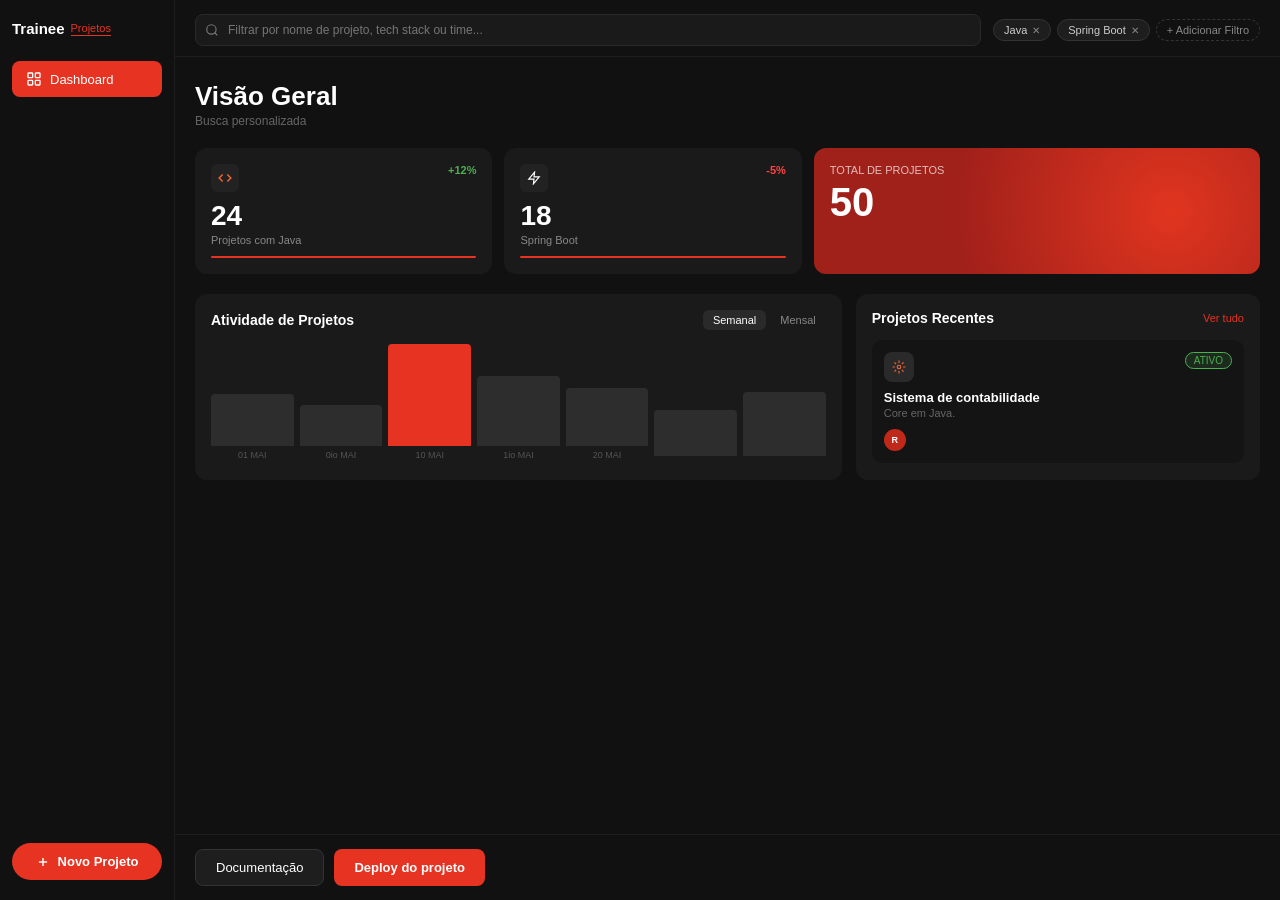
<file: docs/jose/index.html>
<!DOCTYPE html>
<html lang="pt-BR">
<head>
  <meta charset="UTF-8" />
  <meta name="viewport" content="width=device-width, initial-scale=1.0" />
  <title>Trainee — Entrega Individual</title>
  <link rel="stylesheet" href="/docs/jose/style.css" />
</head>
<body>

  <div class="painelPrincipal">
    <aside class="barreLateral">
      <div class="logoTopo">
        <span class="logoNome">Trainee</span>
        <span class="logoAba">Projetos</span>
      </div>
      <nav class="navLateral">
        <div class="itemNavAtivo">
          <svg class="iconeNav" viewBox="0 0 24 24" fill="none" stroke="currentColor" stroke-width="2">
            <rect x="3" y="3" width="7" height="7" rx="1"/>
            <rect x="14" y="3" width="7" height="7" rx="1"/>
            <rect x="3" y="14" width="7" height="7" rx="1"/>
            <rect x="14" y="14" width="7" height="7" rx="1"/>
          </svg>
          Dashboard
        </div>
      </nav>

      <button class="botaoNovoProjeto">
        <svg viewBox="0 0 24 24" fill="none" stroke="currentColor" stroke-width="2.5" width="14" height="14">
          <line x1="12" y1="5" x2="12" y2="19"/>
          <line x1="5" y1="12" x2="19" y2="12"/>
        </svg>
        Novo Projeto
      </button>

    </aside>

    <main class="areaPrincipal">

      <header class="barraSuperior">
        <div class="campoBusca">
          <svg class="iconeBusca" viewBox="0 0 24 24" fill="none" stroke="currentColor" stroke-width="2">
            <circle cx="11" cy="11" r="8"/>
            <line x1="21" y1="21" x2="16.65" y2="16.65"/>
          </svg>
          <input
            class="inputBusca"
            type="text"
            placeholder="Filtrar por nome de projeto, tech stack ou time..."
          />
        </div>

        <div class="grupoFiltros">
          <span class="tagFiltro">Java <span class="tagFechar">✕</span></span>
          <span class="tagFiltro">Spring Boot <span class="tagFechar">✕</span></span>
          <span class="botaoAdicionarFiltro">+ Adicionar Filtro</span>
        </div>

      </header>

      <section class="conteudoPagina">

        <h1 class="tituloPagina">Visão Geral</h1>
        <p class="subtituloPagina">Busca personalizada</p>

        <div class="gradeEstatisticas">

          <div class="cartaoEstatistica">
            <div class="iconeCartao">
              <svg width="14" height="14" viewBox="0 0 24 24" fill="none" stroke="#e63" stroke-width="2.5">
                <polyline points="16 18 22 12 16 6"/>
                <polyline points="8 6 2 12 8 18"/>
              </svg>
            </div>
            <span class="deltaPositivo">+12%</span>
            <div class="numeroEstatistica">24</div>
            <div class="rotuloEstatistica">Projetos com Java</div>
            <div class="barraDestaque"></div>
          </div>

          <div class="cartaoEstatistica">
            <div class="iconeCartao iconeCartaoRaio">
              <svg width="14" height="14" viewBox="0 0 24 24" fill="none" stroke="#fff" stroke-width="2">
                <polygon points="13 2 3 14 12 14 11 22 21 10 12 10 13 2"/>
              </svg>
            </div>
            <span class="deltaNegativo">-5%</span>
            <div class="numeroEstatistica">18</div>
            <div class="rotuloEstatistica">Spring Boot</div>
            <div class="barraDestaque"></div>
          </div>

          <div class="cartaoEstatistica cartaoVermelho">
            <div class="rotuloTotalProjetos">TOTAL DE PROJETOS</div>
            <div class="numeroTotalProjetos">50</div>
          </div>

        </div>

        <div class="linhaInferior">

          <div class="cartaoGrafico">
            <div class="cabecalhoGrafico">
              <span class="tituloGrafico">Atividade de Projetos</span>
              <div class="grupoAlternar">
                <button class="botaoAlternar botaoAlternarAtivo">Semanal</button>
                <button class="botaoAlternar">Mensal</button>
              </div>
            </div>

            <div class="areaGrafico">
              <div class="colunaGrafico"><div class="barra" style="height:45%"></div><span class="rotuloData">01 MAI</span></div>
              <div class="colunaGrafico"><div class="barra" style="height:35%"></div><span class="rotuloData">0io MAI</span></div>
              <div class="colunaGrafico"><div class="barra barraDestacada" style="height:90%"></div><span class="rotuloData">10 MAI</span></div>
              <div class="colunaGrafico"><div class="barra" style="height:60%"></div><span class="rotuloData">1io MAI</span></div>
              <div class="colunaGrafico"><div class="barra" style="height:50%"></div><span class="rotuloData">20 MAI</span></div>
              <div class="colunaGrafico"><div class="barra" style="height:40%"></div><span class="rotuloData"></span></div>
              <div class="colunaGrafico"><div class="barra" style="height:55%"></div><span class="rotuloData"></span></div>
            </div>
          </div>

          <div class="cartaoProjetosRecentes">
            <div class="cabecalhoRecentes">
              <span class="tituloRecentes">Projetos Recentes</span>
              <span class="linkVerTudo">Ver tudo</span>
            </div>

            <div class="itemProjeto">
              <div class="topoItemProjeto">
                <div class="avatarProjeto">
                  <svg width="14" height="14" viewBox="0 0 24 24" fill="none" stroke="#e63" stroke-width="2">
                    <circle cx="12" cy="12" r="3"/>
                    <path d="M12 1v4M12 19v4M4.22 4.22l2.83 2.83M16.95 16.95l2.83 2.83M1 12h4M19 12h4M4.22 19.78l2.83-2.83M16.95 7.05l2.83-2.83"/>
                  </svg>
                </div>
                <span class="badgeAtivo">ATIVO</span>
              </div>
              <div class="nomeProjeto">Sistema de contabilidade</div>
              <div class="descricaoProjeto">Core em Java.</div>
              <div class="membrosProjeto">
                <div class="avatarMembro">R</div>
              </div>
            </div>

          </div>

        </div>
      </section>

      <footer class="rodapePainel">
        <button class="botaoSecundario">Documentação</button>
        <button class="botaoPrimario">Deploy do projeto</button>
      </footer>

    </main>
  </div>

</body>
</html>
</file>
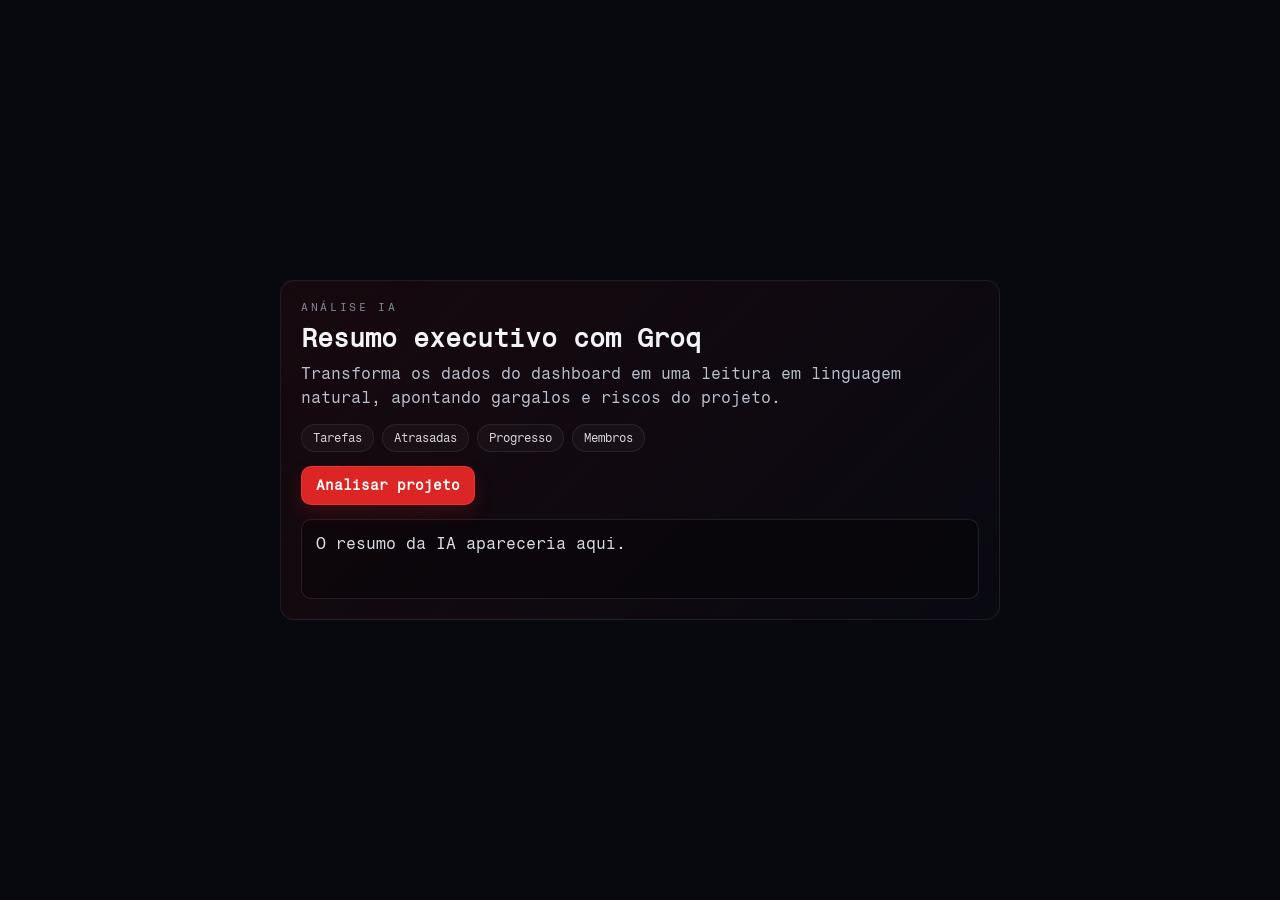
<file: docs/lucas_delmiro/index.html>
<!DOCTYPE html>
<html lang="pt-BR">
<head>
	<meta charset="UTF-8">
	<meta name="viewport" content="width=device-width, initial-scale=1.0">
	<title>Lucas Delmiro - Card IA</title>
	<link href="https://fonts.googleapis.com/css2?family=Fragment+Mono&display=swap" rel="stylesheet">
	<link rel="stylesheet" href="style.css">
</head>
<body>
	<main class="page">
		<section class="ai-panel">
			<p class="label">Análise IA</p>
			<h1>Resumo executivo com Groq</h1>
			<p class="description">
				Transforma os dados do dashboard em uma leitura em linguagem natural,
				apontando gargalos e riscos do projeto.
			</p>

			<div class="chips">
				<span>Tarefas</span>
				<span>Atrasadas</span>
				<span>Progresso</span>
				<span>Membros</span>
			</div>

			<!-- Botão sem JS nesta entrega individual — a integração real fica em ai.js e dashboard.js na entrega em grupo -->
			<button class="btn" type="button">Analisar projeto</button>

			<div class="output">
				O resumo da IA apareceria aqui.
			</div>
		</section>
	</main>
</body>
</html>
</file>
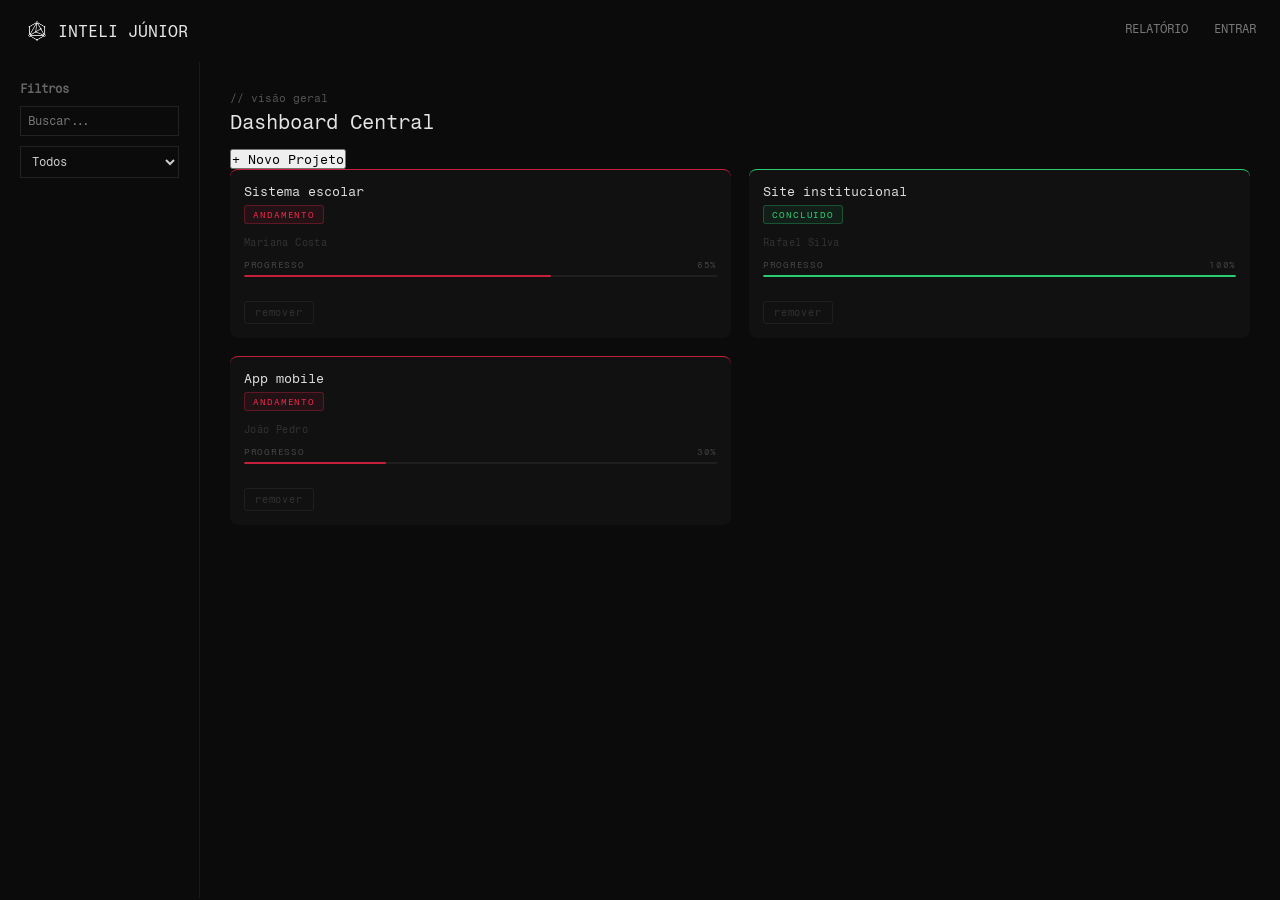
<file: docs/pablo_marchina/index.html>
<!DOCTYPE html>
<html lang="pt-BR">
<head>
  <meta charset="UTF-8">
  <title>Dashboard</title>

  <link href="https://fonts.googleapis.com/css2?family=Fragment+Mono&display=swap" rel="stylesheet">
  <link rel="stylesheet" href="style.css">
</head>
<body>

<!-- Barra no topo da tela -->
<header class="navbar">
  <div class="logo">
    <img src="logo.png" alt="Inteli Júnior">
    <span>INTELI JÚNIOR</span>
  </div>

  <nav>
    <a href="#">RELATÓRIO</a>
    <a href="#">ENTRAR</a>
  </nav>
</header>

<div class="layout">

  <!-- Barra do filtro do lado da tela -->
  <aside class="sidebar">
    <h3>Filtros</h3>

    <input type="text" id="search" placeholder="Buscar...">

    <select id="status">
      <option value="all">Todos</option>
      <option value="andamento">Em andamento</option>
      <option value="concluido">Concluído</option>
    </select>
  </aside>

  <!-- Tela principal dos projetos -->
  <main class="main">
    <p>// visão geral</p>
    <h1>Dashboard Central</h1>

    <button id="addBtn">+ Novo Projeto</button>

    <div id="cards" class="grid"></div>
  </main>

</div>

<script src="script.js"></script>
</body>
</html>
</file>
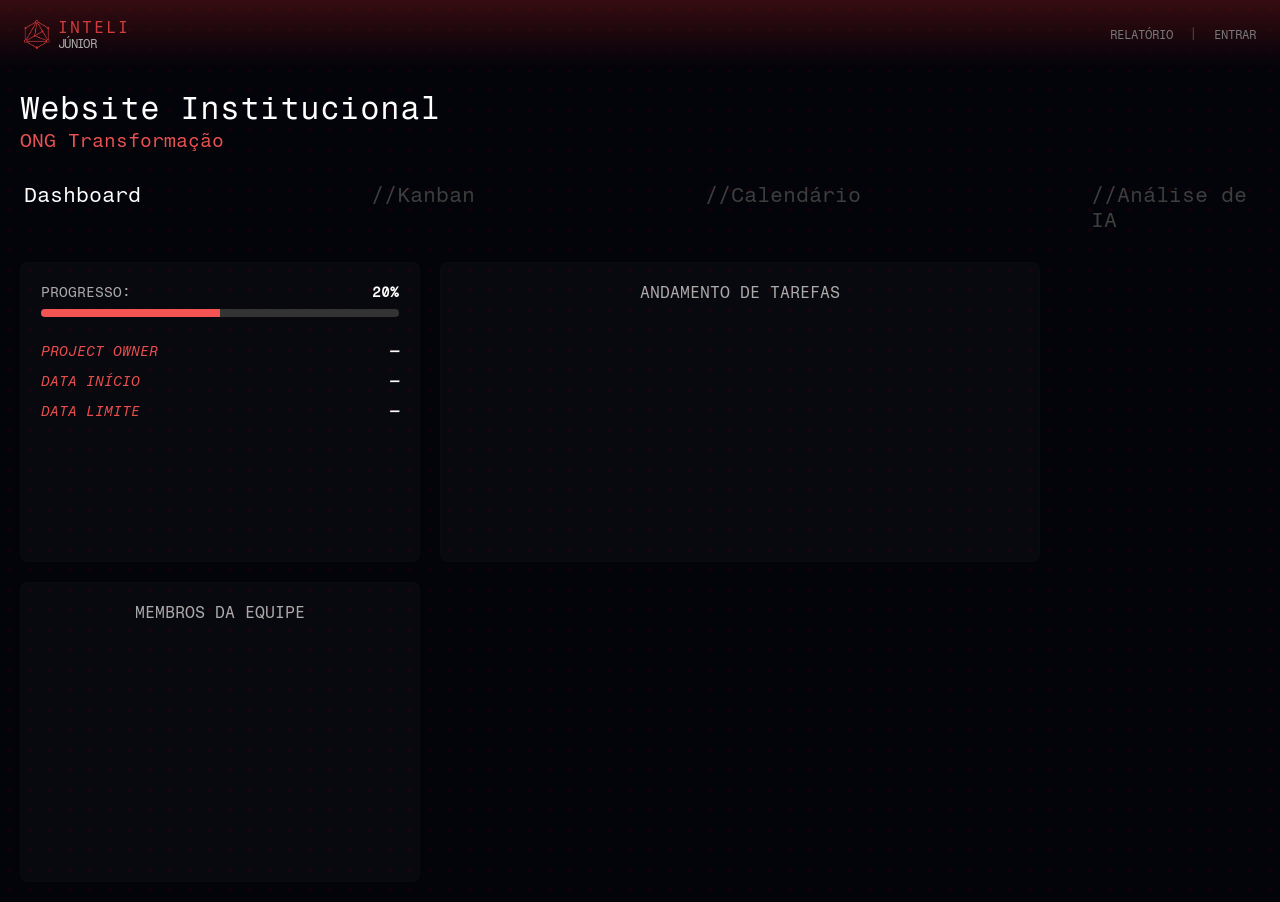
<file: docs/pietra/index.html>
<!DOCTYPE html>
<html lang="pt-br">
<head>
    <meta charset="UTF-8">
    <meta name="viewport" content="width=device-width, initial-scale=1.0">
    <title>Website Institucional - ONG Transformação</title>
      <link href="https://fonts.googleapis.com/css2?family=Fragment+Mono&display=swap" rel="stylesheet">
  <link rel="stylesheet" href="style.css">
</head>
<body>

  <header class="navbar">
  <div class="logo">
    <img src="logo-vermelha.png">

    <div class="texto-logo">
    <span>INTELI</span>
    <span>JÚNIOR</span>
  </div>
</div>

  <nav>
    <a href="#">RELATÓRIO</a>
    <span class="separador">|</span>
    <a href="#">ENTRAR</a>
  </nav>
</header>

    <header>
        <h1>Website Institucional</h1>
        <p class="subtitulo">ONG Transformação</p>
    </header>

    <nav class="barra-navegacao">
    <ul class="menu">
        <nav class="barra-navegacao">
      <ul class="menu">
          <li><a href="#" class="ativo">Dashboard</a></li>
          <li><a href="#">//Kanban</a></li>
          <li><a href="#">//Calendário</a></li>
          <li><a href="#">//Análise de IA</a></li>
      </ul>
  </nav>
    </ul>
</nav>
<div class="container-cards">
    <article class="card-projeto">
        <div class="progresso-info">
            <span>PROGRESSO:</span>
            <span class="texto-branco">20%</span>
        </div>
        <div class="progresso-fundo">
            <div class="progresso-barra" style="width: 50%;"></div>
        </div>
        <div class="detalhes-projeto">
            <div class="detalhe-linha">
                <span>PROJECT OWNER</span> <span class="texto-branco">—</span>
            </div>
            <div class="detalhe-linha">
                <span>DATA INÍCIO</span> <span class="texto-branco">—</span>
            </div>
            <div class="detalhe-linha">
                <span>DATA LIMITE</span> <span class="texto-branco">—</span>
            </div>
        </div>
    </article>

    <article class="card-andamento">
        <div class="andamento">
            <span>ANDAMENTO DE TAREFAS</span>
            </div>
        </div>
    </article>
    
</div>



</div>

<article class="card-equipe">

    <div class="equipe">
        <span>MEMBROS DA EQUIPE</span>
    </div>

</article>


</body>
</html>
</file>
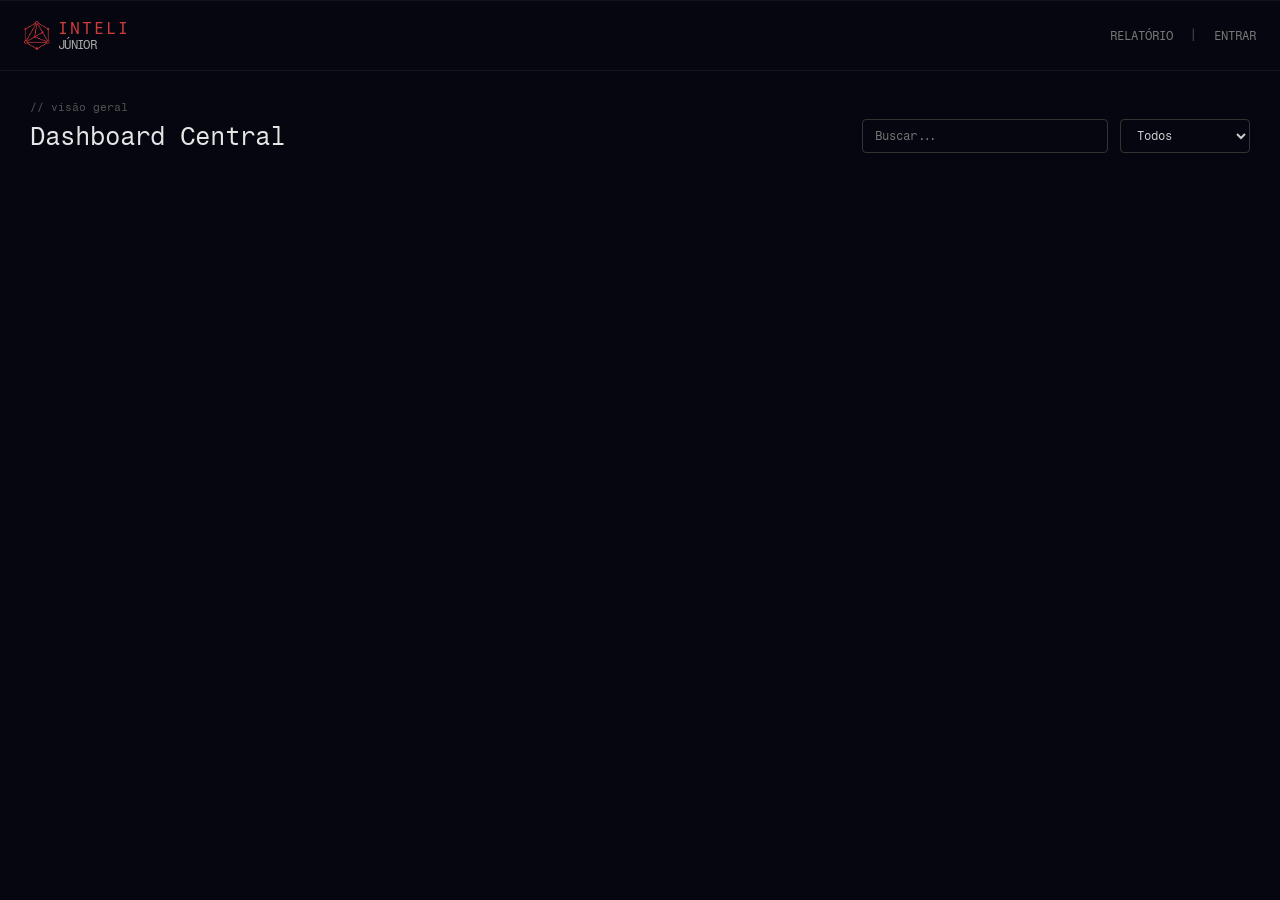
<file: frontend/primeiraTela/index.html>
<!DOCTYPE html>
<html lang="pt-BR">
<head>
  <meta charset="UTF-8">
  <title>Dashboard</title>

  <link href="https://fonts.googleapis.com/css2?family=Fragment+Mono&display=swap" rel="stylesheet">
  <link rel="stylesheet" href="style.css">
</head>
<body>

<!-- Barra no topo da tela -->
<header class="navbar">
  <div class="logo">
    <img src="logo-vermelha.png">

    <div class="texto-logo">
    <span>INTELI</span>
    <span>JÚNIOR</span>
  </div>
</div>

  <nav>
    <a href="#">RELATÓRIO</a>
    <span class="separador">|</span>
    <a href="#">ENTRAR</a>
  </nav>
</header>

<div class="layout">
  <main class="main">
    <p>// visão geral</p>
    
    <div class="dashboard-header">
      <h1>Dashboard Central</h1>

      <div class="filtros-topo">
        <input type="text" id="search" placeholder="Buscar...">
        <select id="status">
          <option value="all">Todos</option>
          <option value="em andamento">Em andamento</option>
          <option value="em revisão">Em revisão</option>
          <option value="concluido">Concluído</option>
        </select>
      </div>
    </div>

    <button id="addBtn">+ Novo Projeto</button>

    <div id="cards" class="grid"></div>
  </main>
</div>

</div>

<script src="script.js"></script>
</body>
</html>
</file>
<file: docs/jose/style.css>
* {
  margin: 0;
  padding: 0;
  box-sizing: border-box;
}

body {
  font-family: 'Inter', 'Segoe UI', sans-serif;
  background: #0d0d0d;
  color: #ffffff;
  height: 100vh;
  overflow: hidden;
}

.painelPrincipal {
  display: flex;
  height: 100vh;
  background: #111111;
  overflow: hidden;
}

.barreLateral {
  width: 175px;
  background: #111111;
  padding: 20px 12px;
  display: flex;
  flex-direction: column;
  border-right: 1px solid #1e1e1e;
  flex-shrink: 0;
}

.logoTopo {
  display: flex;
  align-items: center;
  gap: 6px;
  margin-bottom: 24px;
}

.logoNome {
  font-size: 15px;
  font-weight: 700;
  color: #ffffff;
}

.logoAba {
  font-size: 11px;
  color: #e63322;
  border-bottom: 1.5px solid #e63322;
  padding-bottom: 1px;
}

.navLateral {
  display: flex;
  flex-direction: column;
  gap: 6px;
}

.itemNavAtivo {
  background: #e63322;
  border-radius: 8px;
  padding: 10px 14px;
  display: flex;
  align-items: center;
  gap: 8px;
  font-size: 13px;
  font-weight: 500;
  cursor: pointer;
  color: #ffffff;
}

.iconeNav {
  width: 16px;
  height: 16px;
  flex-shrink: 0;
}

.botaoNovoProjeto {
  margin-top: auto;
  background: #e63322;
  border: none;
  border-radius: 24px;
  padding: 11px 16px;
  display: flex;
  align-items: center;
  justify-content: center;
  gap: 8px;
  font-size: 13px;
  font-weight: 600;
  color: #ffffff;
  cursor: pointer;
  transition: background 0.2s;
}

.botaoNovoProjeto:hover {
  background: #cc2a1b;
}

.areaPrincipal {
  flex: 1;
  display: flex;
  flex-direction: column;
  overflow: hidden;
}

.barraSuperior {
  padding: 14px 20px 10px;
  display: flex;
  align-items: center;
  gap: 12px;
  border-bottom: 1px solid #1e1e1e;
  flex-shrink: 0;
}

.campoBusca {
  flex: 1;
  position: relative;
}

.iconeBusca {
  position: absolute;
  left: 10px;
  top: 50%;
  transform: translateY(-50%);
  width: 14px;
  height: 14px;
  opacity: 0.4;
  pointer-events: none;
}

.inputBusca {
  width: 100%;
  background: #1a1a1a;
  border: 1px solid #2a2a2a;
  border-radius: 8px;
  padding: 8px 12px 8px 32px;
  color: #888888;
  font-size: 12px;
  outline: none;
  transition: border-color 0.2s;
}

.inputBusca:focus {
  border-color: #444444;
  color: #cccccc;
}

.grupoFiltros {
  display: flex;
  gap: 6px;
  flex-wrap: wrap;
  align-items: center;
}

.tagFiltro {
  background: #1e1e1e;
  border: 1px solid #333333;
  border-radius: 20px;
  padding: 4px 10px;
  font-size: 11px;
  color: #cccccc;
  display: flex;
  align-items: center;
  gap: 5px;
}

.tagFechar {
  color: #888888;
  cursor: pointer;
  font-size: 10px;
}

.botaoAdicionarFiltro {
  background: transparent;
  border: 1px dashed #333333;
  border-radius: 20px;
  padding: 4px 10px;
  font-size: 11px;
  color: #888888;
  cursor: pointer;
  transition: border-color 0.2s, color 0.2s;
}

.botaoAdicionarFiltro:hover {
  border-color: #e63322;
  color: #e63322;
}

.conteudoPagina {
  padding: 24px 20px;
  flex: 1;
  overflow-y: auto;
}

.tituloPagina {
  font-size: 26px;
  font-weight: 700;
  color: #ffffff;
}

.subtituloPagina {
  font-size: 12px;
  color: #666666;
  margin-top: 2px;
  margin-bottom: 20px;
}

.gradeEstatisticas {
  display: grid;
  grid-template-columns: 1fr 1fr 1.5fr;
  gap: 12px;
  margin-bottom: 20px;
}

.cartaoEstatistica {
  background: #1a1a1a;
  border-radius: 12px;
  padding: 16px;
  position: relative;
  overflow: hidden;
}

.cartaoVermelho {
  background: #c0291a;
  background-image: radial-gradient(circle at 80% 50%, #e0351f 0%, #a0201a 60%);
}

.iconeCartao {
  width: 28px;
  height: 28px;
  background: #222222;
  border-radius: 6px;
  display: flex;
  align-items: center;
  justify-content: center;
  margin-bottom: 10px;
}

.iconeCartaoRaio {
  background: #222222;
}

.deltaPositivo {
  position: absolute;
  top: 16px;
  right: 16px;
  font-size: 11px;
  font-weight: 600;
  color: #4caf50;
}

.deltaNegativo {
  position: absolute;
  top: 16px;
  right: 16px;
  font-size: 11px;
  font-weight: 600;
  color: #ff4444;
}

.numeroEstatistica {
  font-size: 28px;
  font-weight: 700;
  color: #ffffff;
  line-height: 1;
}

.rotuloEstatistica {
  font-size: 11px;
  color: #888888;
  margin-top: 4px;
}

.barraDestaque {
  height: 2px;
  background: #e63322;
  border-radius: 2px;
  margin-top: 10px;
  width: 100%;
}

.rotuloTotalProjetos {
  font-size: 11px;
  color: rgba(255, 255, 255, 0.7);
  margin-bottom: 6px;
}

.numeroTotalProjetos {
  font-size: 40px;
  font-weight: 700;
  color: #ffffff;
  line-height: 1;
}

.linhaInferior {
  display: grid;
  grid-template-columns: 1.6fr 1fr;
  gap: 14px;
}

.cartaoGrafico {
  background: #1a1a1a;
  border-radius: 12px;
  padding: 16px;
}

.cabecalhoGrafico {
  display: flex;
  justify-content: space-between;
  align-items: center;
  margin-bottom: 14px;
}

.tituloGrafico {
  font-size: 14px;
  font-weight: 600;
  color: #ffffff;
}

.grupoAlternar {
  display: flex;
  gap: 4px;
}

.botaoAlternar {
  background: transparent;
  border: none;
  padding: 4px 10px;
  border-radius: 6px;
  font-size: 11px;
  color: #888888;
  cursor: pointer;
  transition: background 0.2s, color 0.2s;
}

.botaoAlternarAtivo {
  background: #2a2a2a;
  color: #ffffff;
}

.areaGrafico {
  display: flex;
  align-items: flex-end;
  gap: 6px;
  height: 120px;
  padding-bottom: 4px;
}

.colunaGrafico {
  display: flex;
  flex-direction: column;
  align-items: center;
  flex: 1;
  gap: 4px;
  height: 100%;
  justify-content: flex-end;
}

.barra {
  width: 100%;
  border-radius: 4px 4px 0 0;
  background: #2d2d2d;
  min-height: 8px;
  transition: background 0.2s;
}

.barraDestacada {
  background: #e63322;
}

.rotuloData {
  font-size: 9px;
  color: #555555;
  white-space: nowrap;
}

.cartaoProjetosRecentes {
  background: #1a1a1a;
  border-radius: 12px;
  padding: 16px;
}

.cabecalhoRecentes {
  display: flex;
  justify-content: space-between;
  align-items: center;
  margin-bottom: 14px;
}

.tituloRecentes {
  font-size: 14px;
  font-weight: 600;
  color: #ffffff;
}

.linkVerTudo {
  font-size: 11px;
  color: #e63322;
  cursor: pointer;
}

.linkVerTudo:hover {
  text-decoration: underline;
}

.itemProjeto {
  background: #141414;
  border-radius: 10px;
  padding: 12px;
}

.topoItemProjeto {
  display: flex;
  justify-content: space-between;
  align-items: flex-start;
  margin-bottom: 8px;
}

.avatarProjeto {
  width: 30px;
  height: 30px;
  background: #2a2a2a;
  border-radius: 8px;
  display: flex;
  align-items: center;
  justify-content: center;
}

.badgeAtivo {
  background: rgba(76, 175, 80, 0.15);
  border: 1px solid #4caf50;
  border-radius: 20px;
  padding: 2px 8px;
  font-size: 10px;
  color: #4caf50;
}

.nomeProjeto {
  font-size: 13px;
  font-weight: 600;
  color: #ffffff;
  margin-bottom: 2px;
}

.descricaoProjeto {
  font-size: 11px;
  color: #666666;
}

.membrosProjeto {
  display: flex;
  gap: 6px;
  margin-top: 10px;
}

.avatarMembro {
  width: 22px;
  height: 22px;
  background: #c0291a;
  border-radius: 50%;
  display: flex;
  align-items: center;
  justify-content: center;
  font-size: 9px;
  color: #ffffff;
  font-weight: 600;
}

.rodapePainel {
  padding: 14px 20px;
  border-top: 1px solid #1e1e1e;
  display: flex;
  gap: 10px;
  flex-shrink: 0;
}

.botaoSecundario {
  background: #1e1e1e;
  border: 1px solid #333333;
  border-radius: 8px;
  padding: 10px 20px;
  font-size: 13px;
  color: #ffffff;
  cursor: pointer;
  transition: background 0.2s;
}

.botaoSecundario:hover {
  background: #2a2a2a;
}

.botaoPrimario {
  background: #e63322;
  border: none;
  border-radius: 8px;
  padding: 10px 20px;
  font-size: 13px;
  color: #ffffff;
  cursor: pointer;
  font-weight: 600;
  transition: background 0.2s;
}

.botaoPrimario:hover {
  background: #cc2a1b;
}
</file>
<file: docs/lucas_delmiro/style.css>
* {
  box-sizing: border-box;
}

body {
  margin: 0;
  font-family: "Fragment Mono", monospace;
  background: #07090f;
  color: #f2f4f7;
}

.page {
  min-height: 100vh;
  display: grid;
  place-items: center;
  padding: 20px;
}

.ai-panel {
  width: min(720px, 100%);
  border: 1px solid rgba(255, 255, 255, 0.08);
  border-radius: 14px;
  padding: 20px;
  background: linear-gradient(135deg, rgba(120, 15, 15, 0.14), rgba(10, 10, 18, 0.96));
}

.label {
  margin: 0;
  font-size: 11px;
  letter-spacing: 0.24em;
  text-transform: uppercase;
  color: #7f8896;
}

.ai-panel h1 {
  margin: 8px 0;
  font-size: 26px;
}

.description {
  margin: 0;
  color: #b8c0cc;
  line-height: 1.5;
}

.chips {
  display: flex;
  gap: 8px;
  flex-wrap: wrap;
  margin: 14px 0;
}

.chips span {
  border: 1px solid rgba(255, 255, 255, 0.08);
  border-radius: 999px;
  padding: 6px 11px;
  font-size: 12px;
  color: #d7d7d7;
  background: rgba(255, 255, 255, 0.03);
}

.btn {
  border: 1px solid rgba(239, 68, 68, 0.5);
  border-radius: 10px;
  background: #dc2626;
  color: #fff;
  font-size: 14px;
  font-weight: 600;
  padding: 10px 14px;
  cursor: pointer;
  font-family: "Fragment Mono", monospace;
  transition: transform 0.2s ease, box-shadow 0.2s ease, background 0.2s ease;
  box-shadow: 0 8px 18px rgba(220, 38, 38, 0.18);
}

.btn:hover {
  background: #b91c1c;
  transform: translateY(-3px) scale(1.03);
  box-shadow: 0 12px 22px rgba(220, 38, 38, 0.28);
}

.btn:active {
  transform: translateY(-1px) scale(1.01);
}

.output {
  margin-top: 14px;
  border: 1px solid rgba(255, 255, 255, 0.1);
  border-radius: 10px;
  background: rgba(0, 0, 0, 0.3);
  padding: 14px;
  color: #d9dee6;
  min-height: 80px;
}
</file>
<file: docs/pablo_marchina/style.css>
/* Config da tela geral */
* {
  margin: 0;
  padding: 0;
  box-sizing: border-box;
  font-family: "Fragment Mono", monospace;
}

body {
  background: #0b0b0b;
  color: #e5e5e5;
}

/* Barra no topo */
.navbar {
  display: flex;
  justify-content: space-between;
  padding: 18px 24px;
}

/* container da logo */
.logo {
  display: flex;
  align-items: center; 
  gap: 8px;
}

/* imagem da logo */
.logo img {
  width: 26px;     
  height: auto;

  position: relative;
}

.navbar a {
  color: #777;
  margin-left: 16px;
  text-decoration: none;
  font-size: 12px;
}

.navbar a:hover {
  color: #fff;
}

.layout {
  display: flex;
}

/* Barra lateral do filtro */
.sidebar {
  width: 200px;
  padding: 20px;
}


.sidebar h3 {
  font-size: 12px;
  color: #666;
  margin-bottom: 10px;
}

.sidebar input,
.sidebar select {
  width: 100%;
  margin-bottom: 10px;
  padding: 7px;
  background: transparent;
  border: 1px solid #222;
  color: #ccc;
  font-size: 12px;
}

/* Tela principal dos projetos */
.main {
  flex: 1;
  padding: 30px;
}

.main p {
  font-size: 11px;
  color: #555;
  margin-bottom: 5px;
}

h1 {
  font-size: 20px;
  font-weight: normal;
  margin-bottom: 15px;
}

.btn-remover {
  margin-top: 12px;
  padding: 4px 10px;
  background: transparent;
  border: 0.5px solid #1f1f1f;
  color: #333;
  cursor: pointer;
  font-size: 10px;
  font-family: "Fragment Mono", monospace;
  letter-spacing: 0.08em;
  border-radius: 3px;
  transition: color 0.15s, border-color 0.15s;
}
.btn-remover:hover {
  color: #E8294A;
  border-color: rgba(232,41,74,0.3);
}

.grid {
  display: grid;
  grid-template-columns: repeat(2, 1fr);
  gap: 18px;
}

.card {
  padding: 14px;
  border-radius: 8px;
  background: #111;
  border-top: 1.5px solid var(--card-accent, #222);
  align-self: start; 
}

.card h4 {
  font-size: 13px;
  font-weight: normal;
  color: #ddd;
}

.card p {
  font-size: 11px;
  color: #666;
  margin: 6px 0 10px;
}

.status {
  font-size: 10px;
  color: #777;
}

.badge {
  display: inline-block;
  font-size: 9px;
  letter-spacing: 0.1em;
  text-transform: uppercase;
  padding: 3px 8px;
  border-radius: 3px;
  border: 0.5px solid;
  margin: 6px 0 12px;
}
.badge.andamento { 
  color: #E8294A; 
  border-color: rgba(232,41,74,0.3); 
  background: rgba(232,41,74,0.08); 
}
.badge.concluido { 
  color: #2ECC71; 
  border-color: rgba(46,204,113,0.3); 
  background: rgba(46,204,113,0.08); 
}
.badge.revisao { 
  color: #F4A217; 
  border-color: rgba(244,162,23,0.3); 
  background: rgba(244,162,23,0.08); 
}

.progress-wrap {
  margin: 10px 0 12px;
}
.progress-label {
  display: flex;
  justify-content: space-between;
  font-size: 9px;
  color: #444;
  letter-spacing: 0.08em;
  text-transform: uppercase;
  margin-bottom: 5px;
}
.progress-track {
  height: 2px;
  background: rgba(255,255,255,0.06);
  border-radius: 1px;
  overflow: hidden;
}
.progress-fill {
  height: 100%;
  border-radius: 1px;
}

.card {
  padding: 14px;
  border-radius: 8px;
  background: #111;
  border-top: 1.5px solid var(--card-accent, #222); /* linha de acento */
  transition: border-color 0.2s;
}
.card:hover {
  background: #141414;
}

.sidebar {
  width: 200px;
  padding: 20px;
  border-right: 1px solid #1a1a1a; /* adicionar isso */
  min-height: calc(100vh - 64px);
}

.card-owner {
  font-size: 10px;
  color: #333;
  margin-bottom: 10px;
  letter-spacing: 0.04em;
}
</file>
<file: docs/pietra/style.css>
* {
  margin: 0;
  padding: 0;
  box-sizing: border-box;
  font-family: "Fragment Mono", monospace;
  font-weight: 300;
}



body {
  
    background-color: #03030a;

    background-image: radial-gradient(#ff00000f 15%, transparent 16%);
  
    background-size: 20px 20px; 
    
    color: white;

}

.navbar {
  display: flex;
  justify-content: space-between;
  align-items: center;
  padding: 18px 24px;
  background: linear-gradient(to bottom, #e72b2b39, #03030a);
  
  
  position: sticky;
  top: 0;
  z-index: 100;
}

.logo {
  display: flex;
  align-items: center; 
  gap: 8px;
}

.texto-logo {
  display: flex;
  letter-spacing: 2px;
  color:rgb(206, 60, 60);
  flex-direction: column; 
  justify-content: center; 
}

.separador {
  color: #444; 
  font-size: 14px;
  user-select: none;
}

.texto-logo span:last-child {
  font-size: 12px;
  letter-spacing: -0.7px; 
  color: #aaa; 
}


.logo img {
  width: 26px;     
  height: auto;

  position: relative;
}

nav {
  display: flex;
  align-items: center;
  gap: 16px; 
}

header {
    color: white;        
    padding: 20px;    
}

h1 {
    margin: 0;
    font-size: 2rem;     
}

.subtitulo {
    margin: 2px 0 0 0;
    font-size: 1.2rem;     
    color: #ea5151;           
}

.navbar a {
  color: #777;
  text-decoration: none;
  font-size: 12px;
  transition: color 0.3s ease;
}

.navbar a:hover {
  color: #fff;
}




.menu {
    display: flex;
    justify-content: flex-start; 
    gap: 230px;                 
    list-style: none;
    padding: 0 0 0 12px;         
    width: 100%;
    box-sizing: border-box;
    margin-top: -15px;
}

.barra-navegacao {
    width: 100%;
    padding: 20px 0;
}

.menu li {
    display: inline-block;
}

.menu a.ativo {
    color: #ffffff; 
}

.menu a {
    text-decoration: none;
    color: rgb(63, 62, 62);
    font-size: 1.3rem;
    transition: 0.3s;
}

.menu a:hover {
    color: #ffffff;
}

.container-cards {
    display: flex;        
    align-items: flex-start; 
    gap: 20px;            
    margin-left: 20px;
    margin-top: -10px;
    
}

.card-projeto, .card-andamento, .card-equipe {
   
    background: rgba(158, 158, 158, 0.041);
    border: 1px solid rgba(16, 16, 16, 0.217); 
    padding: 20px;
    border-radius: 8px;
    flex-shrink: 0; 
}

.card-projeto {
    width: 400px; 
    height: 300px;
}

.card-andamento {
    width: 600px;
    height: 300px;
    
}

.card-equipe {
    width: 400px;
    height: 300px;
    margin: 20px; 
}

.equipe {
  display: flex;           
  justify-content: center;   
  align-items: center;       
  color: #aaaaaa;
}

.andamento {
  display: flex;            
  justify-content: center;  
  align-items: center;       
  text-align: center;
  color: #aaaaaa;
}


.progresso-info {
    display: flex;
    justify-content: space-between;
    font-size: 0.9rem;
    color: #aaaaaa;
    margin-bottom: 8px;
}

.progresso-fundo {
    background-color: #333333;
    height: 8px; 
    border-radius: 4px;
    overflow: hidden;
    margin-bottom: 25px;
}

.progresso-barra {
    height: 100%;
    background-color: #f35353; 
    transition: width 0.5s ease; 

}

.detalhes-projeto {
    display: flex;
    flex-direction: column;
    gap: 12px; 

}

.detalhe-linha {
    display: flex;
    justify-content: space-between; 
    font-size: 0.9rem;
    color: #e94e4e;
    font-style: italic;
}


.texto-branco {
    color: white;
    font-weight: bold;
}
</file>
<file: frontend/primeiraTela/style.css>
/* Config da tela geral */
* {
  margin: 0;
  padding: 0;
  box-sizing: border-box;
  font-family: "Fragment Mono", monospace;
}

body {
  background: #05060F;
  color: #e5e5e5;
}

/* Barra no topo */
.navbar {
  display: flex;
  justify-content: space-between;
  align-items: center;
  padding: 18px 24px;
  background: #05060F;
  
  
  /* Bordas com reflexo suave de vidro */
  border-top: 1px solid rgba(255, 255, 255, 0.05);
  border-bottom: 1px solid rgba(255, 255, 255, 0.05);
  
  /* Faz a barra flutuar e ficar presa no topo */
  position: sticky;
  top: 0;
  z-index: 100;
}
/* container da logo */
.logo {
  display: flex;
  align-items: center; 
  gap: 8px;
}

.texto-logo {
  display: flex;
  letter-spacing: 2px;
  color:rgb(206, 60, 60);
  flex-direction: column; /* Isto é o que força uma palavra para baixo da outra */
  align-items: flex-start; /* Alinha o texto à esquerda */
  justify-content: center; /* Centraliza verticalmente em relação à imagem */
}

.separador {
  color: #444; /* Um cinza mais escuro para ficar discreto */
  font-size: 14px; /* Tamanho da barra */
  user-select: none; /* Evita que o usuário consiga selecionar a barra com o mouse */
}

.texto-logo span:last-child {
  font-size: 12px;
  letter-spacing: -0.7px; 
  color: #aaa; /* Deixa ele num tom um pouco mais claro */
}

/* imagem da logo */
.logo img {
  width: 26px;     
  height: auto;

  position: relative;
}

nav {
  display: flex;
  align-items: center;
  gap: 16px; /* Este é o espaço perfeito e igual entre a palavra, o | e a outra palavra */
}

.navbar a {
  color: #777;
  text-decoration: none;
  font-size: 12px;
  transition: color 0.3s ease;
}

.navbar a:hover {
  color: #fff;
}

.layout {
  display: flex;
}

/* Removemos o display: flex do layout antigo para ele ocupar a tela toda */
.layout {
  display: block; 
}

/* Coloca o título de um lado e os filtros do outro */
.dashboard-header {
  display: flex;
  justify-content: space-between; /* Empurra o h1 para a esquerda e os filtros para a direita */
  align-items: center; /* Centraliza verticalmente */
  margin-bottom: 20px;
}

/* Remove a margem antiga do h1 para ele não empurrar os filtros para cima */
.dashboard-header h1 {
  margin-bottom: 0;
}

/* Organiza os filtros lado a lado */
.filtros-topo {
  display: flex;
  gap: 12px;
}

/* Deixa os campos de filtro com um visual limpo e moderno */
.filtros-topo input,
.filtros-topo select {
  padding: 8px 12px;
  background: transparent;
  border: 1px solid #333;
  color: #ccc;
  font-size: 12px;
  border-radius: 4px;
}

.filtros-topo select option {
  background-color: #0c0808; /* Um preto com um fundo beeeeem levemente avermelhado/quente */
  color: #e5e5e5; /* A mesma cor de texto que você usou no body */
  font-family: "Fragment Mono", monospace; /* Garante que a fonte continue a mesma do seu site */
}
.filtros-topo input:focus,
.filtros-topo select:focus {
  outline: none;
  border-color: #777; /* Dá um leve brilho na borda ao clicar */
}

/* Tela principal dos projetos */
.main {
  flex: 1;
  padding: 30px;
}

.main p {
  font-size: 11px;
  color: #555;
  margin-bottom: 5px;
}

h1 {
  font-size: 25px;
  font-weight: normal;
  margin-bottom: 15px;
}

button {
  margin-bottom: 20px;
  padding: 7px 12px;
  background: transparent;
  border: 1px solid #333;
  color: #aaa;
  cursor: pointer;
  font-size: 12px;
}

button:hover {
  color: white;
  border-color: #555;
}

.grid {
  display: grid;
  grid-template-columns: repeat(3, 1fr);
  gap: 18px;
}

.card {
  padding: 12px;
  border-radius: 10px;
  background: #121212;

  height: auto;

  display: flex;
  flex-direction: column;
  justify-content: space-between; /* Empurra o topo para cima e o rodapé para baixo */
  gap: 12px; /* Dá um espaço padrão entre o topo, a descrição e o botão */
  
  /* Removemos o background: #111; antigo e colocamos o gradiente */
  background: linear-gradient(to bottom, transparent 0%, rgba(120, 15, 15, 0.4) 100%);
  
  
  transition: all 0.3s ease;
}



.card:hover {
  /* 1. Levanta o cartão 5 pixels para cima */
  transform: translateY(-5px); 
  
  /* 3. Deixa o gradiente vermelho do fundo mais intenso */
  background: linear-gradient(to bottom, transparent 0%, rgba(137, 16, 16, 0.7) 100%);
  
  /* 4. Adiciona uma sombra preta embaixo para dar a ilusão de que descolou da tela */
  box-shadow: 0 10px 20px rgba(0, 0, 0, 0.6); 
}

.card h4 {
  font-size: 16px;
  font-weight: bold;
  color: #b12b2b;
}

.card h5 {
  margin-top: 8px;
  font-size: 12px;
  font-weight: normal;
  color: #9f9797b0;
}

.card p {
  font-size: 13px;
  color: #9f979777;
  margin: 6px 0 10px;
}

.preview-box {
  position: relative;
  height: 70px; /* menor */

  width: 60%;
  margin: 12px auto; /* centraliza */


  border-radius: 12px; /* mais arredondado */
  overflow: hidden;

  background: #101010; /* fundo acompanha */

  display: flex;
  align-items: center;
  justify-content: center;

  color: #666;
  font-size: 11px;
}

.preview-img {
  width: 100%;
  height: 100%;
  object-fit: cover;

  border-radius: 12px; /* arredondar imagem */
}

.preview-input {
  position: absolute;
  inset: 0;
  opacity: 0;
  cursor: pointer;
}
</file>
